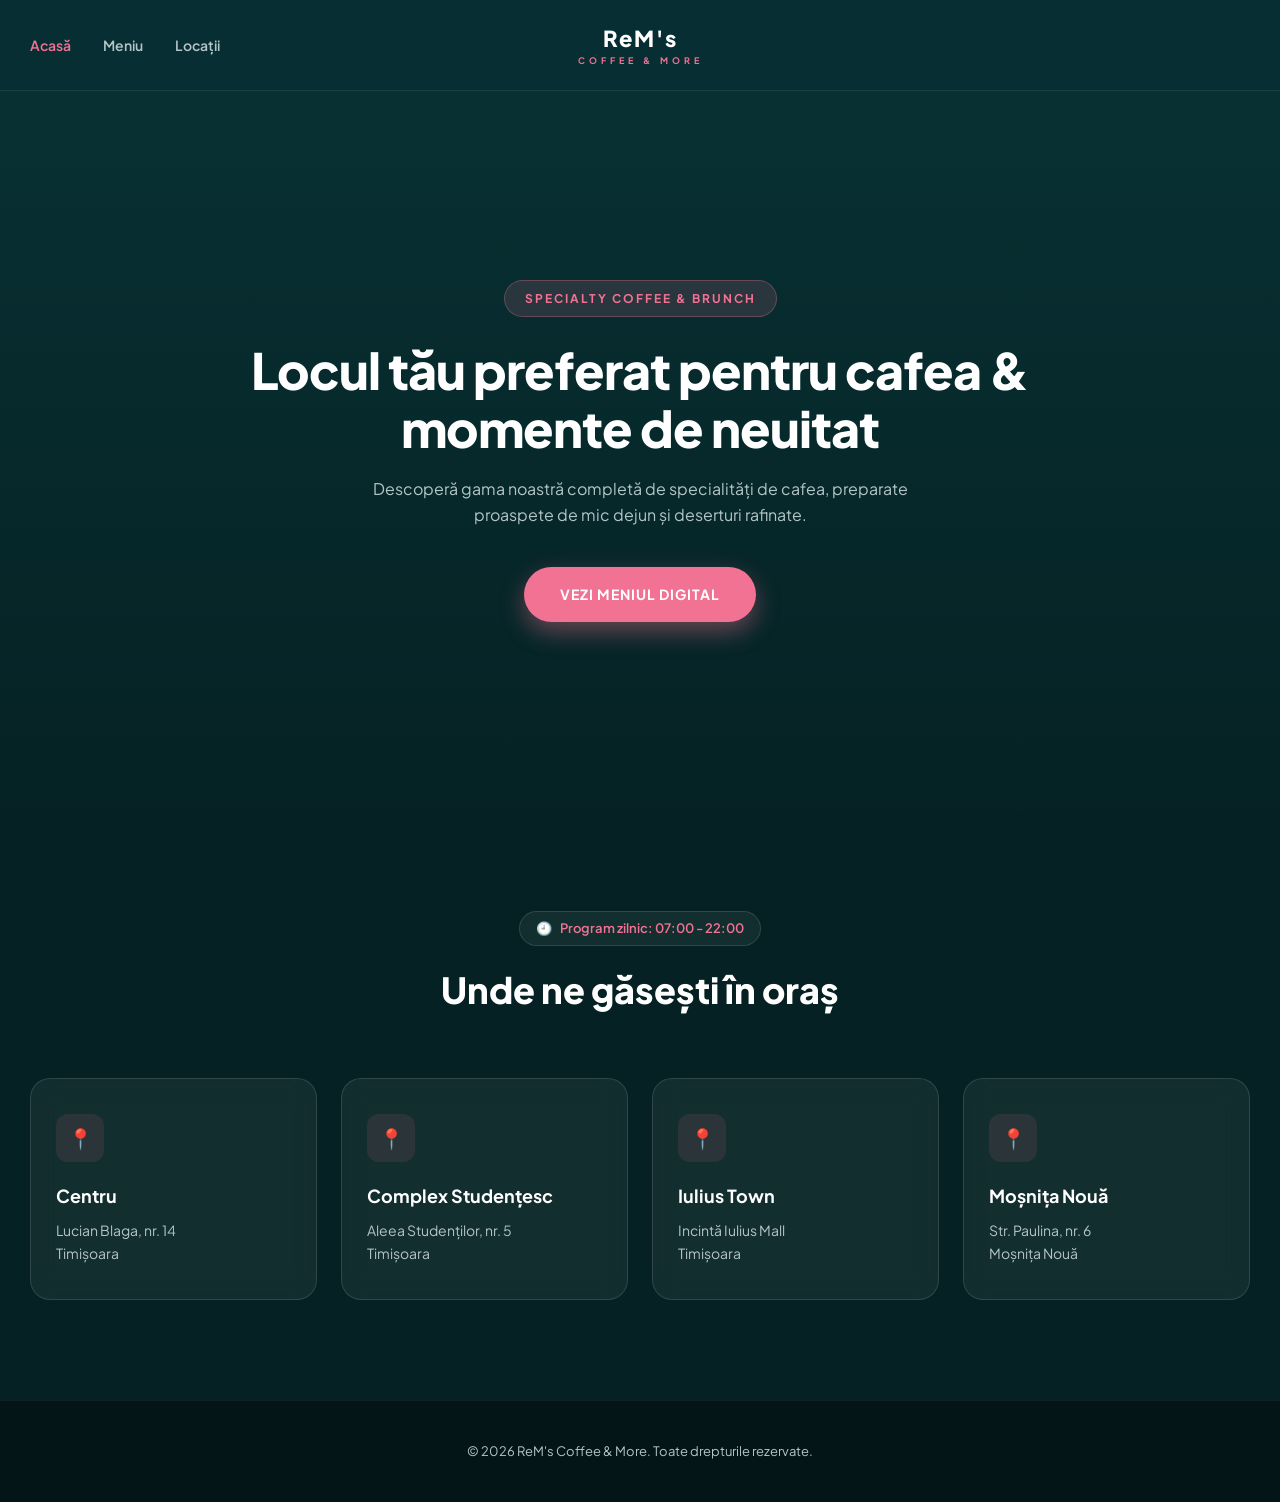
<file: index.html>
<!DOCTYPE html>
<html lang="ro">
<head>
  <meta charset="UTF-8">
  <meta name="viewport" content="width=device-width, initial-scale=1.0">
  <title>ReM's | Coffee & More</title>
  
  <style>
    @import url('https://fonts.googleapis.com/css2?family=Plus+Jakarta+Sans:wght@400;500;600;700;800&display=swap');

    :root {
      --primary-teal: #083033;
      --teal-dark: #052123;
      --accent-pink: #f27294; /* Rozul pastel din afișul tău */
      --card-bg: rgba(255, 255, 255, 0.06);
      --card-border: rgba(255, 255, 255, 0.12);
      --text-main: #ffffff;
      --text-muted: #b4c5c7;
      --font-sans: 'Plus Jakarta Sans', sans-serif;
    }

    * { box-sizing: border-box; margin: 0; padding: 0; }
    html { scroll-behavior: smooth; }

    body {
      background-color: var(--primary-teal);
      color: var(--text-main);
      font-family: var(--font-sans);
      line-height: 1.6;
    }

    .wrap { max-width: 1300px; margin: 0 auto; padding: 0 30px; }

    /* HEADER */
    .site-header {
      position: sticky;
      top: 0;
      background: rgba(8, 48, 51, 0.9);
      backdrop-filter: blur(16px);
      border-bottom: 1px solid rgba(255, 255, 255, 0.08);
      z-index: 1000;
    }

    .nav-container {
      display: grid;
      grid-template-columns: 1fr auto 1fr;
      align-items: center;
      height: 90px;
    }

    .nav-left { display: flex; gap: 32px; }
    .nav-left a {
      text-decoration: none;
      color: var(--text-muted);
      font-size: 14px;
      font-weight: 600;
      transition: color 0.2s ease;
    }
    .nav-left a:hover, .nav-left a.active { color: var(--accent-pink); }

    /* LOGO */
    .logo-center {
      text-align: center;
      text-decoration: none;
      display: flex;
      flex-direction: column;
      align-items: center;
    }
    .logo-main-text {
      font-size: 22px;
      font-weight: 800;
      letter-spacing: 2px;
      color: #fff;
    }
    .logo-sub-text {
      font-size: 9px;
      font-weight: 700;
      letter-spacing: 4px;
      color: var(--accent-pink);
      text-transform: uppercase;
      margin-top: -2px;
    }

    /* HERO */
    .hero {
      position: relative;
      height: 80vh;
      min-height: 600px;
      background: linear-gradient(180deg, rgba(8, 48, 51, 0.3) 0%, rgba(5, 33, 35, 0.95) 100%), 
                  url('https://images.unsplash.com/photo-1501339847302-ac426a4a7cbb?w=1600&q=80') center/cover no-repeat;
      display: flex;
      align-items: center;
      justify-content: center;
      text-align: center;
      padding: 0 20px;
    }

    .hero-content { max-width: 800px; }

    .hero-badge {
      display: inline-block;
      background: rgba(242, 114, 148, 0.15);
      border: 1px solid rgba(242, 114, 148, 0.3);
      color: var(--accent-pink);
      padding: 8px 20px;
      border-radius: 30px;
      font-size: 12px;
      font-weight: 700;
      text-transform: uppercase;
      letter-spacing: 2px;
      margin-bottom: 24px;
    }

    .hero h1 {
      font-size: 50px;
      font-weight: 800;
      line-height: 1.15;
      margin-bottom: 20px;
      letter-spacing: -1px;
    }

    .hero p {
      font-size: 16px;
      color: var(--text-muted);
      margin-bottom: 40px;
      max-width: 600px;
      margin-left: auto;
      margin-right: auto;
    }

    .btn-primary {
      display: inline-flex;
      align-items: center;
      gap: 12px;
      background-color: var(--accent-pink);
      color: #fff;
      padding: 16px 36px;
      border-radius: 50px;
      text-decoration: none;
      font-weight: 700;
      font-size: 14px;
      text-transform: uppercase;
      letter-spacing: 1px;
      box-shadow: 0 10px 25px rgba(242, 114, 148, 0.4);
      transition: all 0.3s ease;
    }

    .btn-primary:hover {
      transform: translateY(-3px);
      box-shadow: 0 15px 30px rgba(242, 114, 148, 0.6);
    }

    /* LOCAȚII */
    .locations-section {
      padding: 100px 0;
      background-color: var(--teal-dark);
    }

    .section-header {
      text-align: center;
      margin-bottom: 60px;
    }

    .section-header .schedule-pill {
      display: inline-flex;
      align-items: center;
      gap: 8px;
      background: rgba(255, 255, 255, 0.06);
      border: 1px solid var(--card-border);
      padding: 6px 16px;
      border-radius: 20px;
      font-size: 13px;
      font-weight: 600;
      color: var(--accent-pink);
      margin-bottom: 15px;
    }

    .section-header h2 { font-size: 36px; font-weight: 800; }

    .locations-grid {
      display: grid;
      grid-template-columns: repeat(4, 1fr);
      gap: 24px;
    }

    .location-card {
      background: var(--card-bg);
      border: 1px solid var(--card-border);
      border-radius: 20px;
      padding: 35px 25px;
      backdrop-filter: blur(12px);
      transition: all 0.3s ease;
    }

    .location-card:hover {
      transform: translateY(-6px);
      border-color: var(--accent-pink);
      background: rgba(255, 255, 255, 0.09);
    }

    .location-icon-box {
      width: 48px;
      height: 48px;
      background: rgba(242, 114, 148, 0.1);
      border-radius: 12px;
      display: flex;
      align-items: center;
      justify-content: center;
      font-size: 20px;
      margin-bottom: 20px;
      color: var(--accent-pink);
    }

    .location-card h3 { font-size: 18px; font-weight: 700; margin-bottom: 8px; }
    .location-card p { font-size: 14px; color: var(--text-muted); }

    footer {
      background-color: #031517;
      text-align: center;
      padding: 40px 0;
      font-size: 13px;
      color: var(--text-muted);
      border-top: 1px solid rgba(255, 255, 255, 0.05);
    }

    @media (max-width: 1024px) {
      .locations-grid { grid-template-columns: repeat(2, 1fr); }
    }
    @media (max-width: 600px) {
      .locations-grid { grid-template-columns: 1fr; }
      .hero h1 { font-size: 36px; }
    }
  </style>
</head>
<body>

  <header class="site-header">
    <div class="wrap nav-container">
      <nav class="nav-left">
        <a href="index.html" class="active">Acasă</a>
        <a href="meniu.html">Meniu</a>
        <a href="#locatii">Locații</a>
      </nav>

      <a href="index.html" class="logo-center">
        <span class="logo-main-text">ReM's</span>
        <span class="logo-sub-text">Coffee & More</span>
      </a>

      <div></div>
    </div>
  </header>

  <section class="hero">
    <div class="hero-content">
      <span class="hero-badge">Specialty Coffee & Brunch</span>
      <h1>Locul tău preferat pentru cafea & momente de neuitat</h1>
      <p>Descoperă gama noastră completă de specialități de cafea, preparate proaspete de mic dejun și deserturi rafinate.</p>
      <a href="meniu.html" class="btn-primary">
        Vezi Meniul Digital
      </a>
    </div>
  </section>

  <section class="locations-section" id="locatii">
    <div class="wrap">
      <div class="section-header">
        <div class="schedule-pill">
          <span>🕘</span> Program zilnic: 07:00 - 22:00
        </div>
        <h2>Unde ne găsești în oraș</h2>
      </div>

      <div class="locations-grid">
        <div class="location-card">
          <div class="location-icon-box">📍</div>
          <h3>Centru</h3>
          <p>Lucian Blaga, nr. 14<br>Timișoara</p>
        </div>
        <div class="location-card">
          <div class="location-icon-box">📍</div>
          <h3>Complex Studențesc</h3>
          <p>Aleea Studenților, nr. 5<br>Timișoara</p>
        </div>
        <div class="location-card">
          <div class="location-icon-box">📍</div>
          <h3>Iulius Town</h3>
          <p>Incintă Iulius Mall<br>Timișoara</p>
        </div>
        <div class="location-card">
          <div class="location-icon-box">📍</div>
          <h3>Moșnița Nouă</h3>
          <p>Str. Paulina, nr. 6<br>Moșnița Nouă</p>
        </div>
      </div>
    </div>
  </section>

  <footer>
    <div class="wrap">
      <p>© 2026 ReM's Coffee & More. Toate drepturile rezervate.</p>
    </div>
  </footer>

</body>
</html>
</file>
